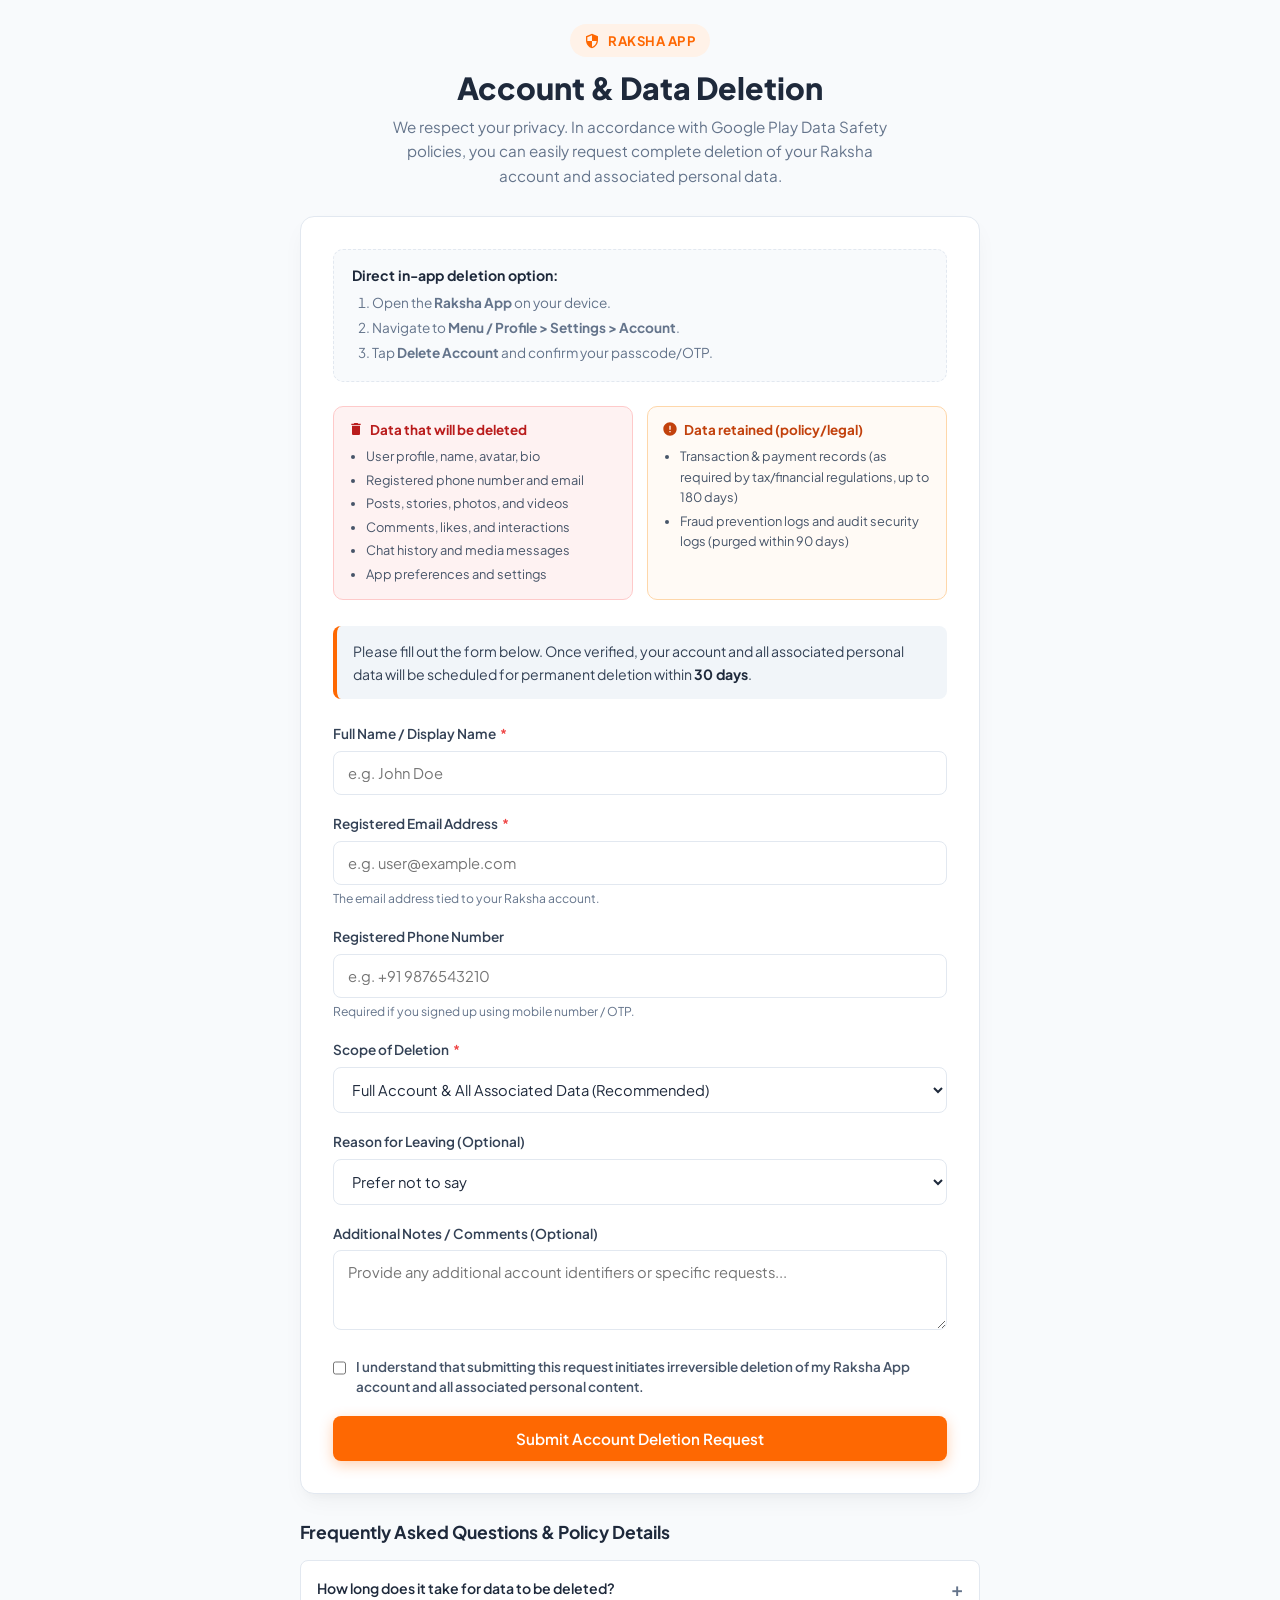
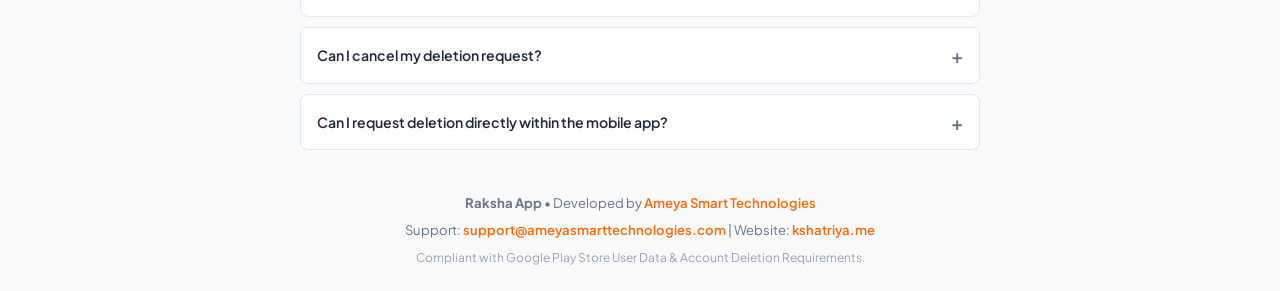
<file: delete-account.html>
<!DOCTYPE html>
<html lang="en">
<head>
  <meta charset="UTF-8">
  <meta name="viewport" content="width=device-width, initial-scale=1.0">
  <title>Raksha App - Account & Data Deletion Request</title>
  <meta name="description" content="Request account and personal data deletion for Raksha App in compliance with Google Play Data Safety policies.">
  <link rel="icon" href="https://kshatriya.me/favicon.ico" type="image/x-icon">
  <link rel="preconnect" href="https://fonts.googleapis.com">
  <link rel="preconnect" href="https://fonts.gstatic.com" crossorigin>
  <link href="https://fonts.googleapis.com/css2?family=Plus+Jakarta+Sans:wght@400;500;600;700;800&display=swap" rel="stylesheet">

  <style>
    :root {
      --primary: #FE6802;
      --primary-hover: #e05b00;
      --primary-light: #fff2e8;
      --accent: #FF9E4D;
      --text-main: #1e293b;
      --text-muted: #64748b;
      --bg: #f8fafc;
      --card-bg: #ffffff;
      --border: #e2e8f0;
      --border-focus: #FE6802;
      --danger: #ef4444;
      --danger-light: #fef2f2;
      --success: #10b981;
      --success-light: #ecfdf5;
      --radius: 14px;
      --shadow: 0 10px 25px -5px rgba(0, 0, 0, 0.05), 0 8px 10px -6px rgba(0, 0, 0, 0.03);
      --shadow-lg: 0 20px 35px -10px rgba(254, 104, 2, 0.12), 0 10px 15px -5px rgba(0, 0, 0, 0.04);
    }

    * {
      box-sizing: border-box;
      margin: 0;
      padding: 0;
    }

    body {
      font-family: 'Plus Jakarta Sans', -apple-system, BlinkMacSystemFont, "Segoe UI", Roboto, sans-serif;
      background-color: var(--bg);
      color: var(--text-main);
      line-height: 1.6;
      -webkit-font-smoothing: antialiased;
      padding: 24px 16px;
      min-height: 100vh;
      display: flex;
      flex-direction: column;
      align-items: center;
    }

    .container {
      width: 100%;
      max-width: 680px;
      margin: 0 auto;
    }

    /* Header */
    header {
      text-align: center;
      margin-bottom: 28px;
    }

    .brand-badge {
      display: inline-flex;
      align-items: center;
      gap: 8px;
      background: var(--primary-light);
      color: var(--primary);
      padding: 6px 14px;
      border-radius: 999px;
      font-size: 0.82rem;
      font-weight: 700;
      letter-spacing: 0.5px;
      text-transform: uppercase;
      margin-bottom: 12px;
    }

    .brand-badge svg {
      width: 16px;
      height: 16px;
      fill: currentColor;
    }

    h1 {
      font-size: 1.9rem;
      font-weight: 800;
      color: var(--text-main);
      line-height: 1.25;
      margin-bottom: 8px;
    }

    .subtitle {
      color: var(--text-muted);
      font-size: 0.95rem;
      max-width: 520px;
      margin: 0 auto;
    }

    /* Card */
    .card {
      background: var(--card-bg);
      border-radius: var(--radius);
      box-shadow: var(--shadow);
      border: 1px solid var(--border);
      padding: 32px;
      margin-bottom: 24px;
    }

    @media (max-width: 640px) {
      .card {
        padding: 22px 18px;
      }
      h1 {
        font-size: 1.6rem;
      }
    }

    /* Policy Highlight Boxes */
    .info-box {
      background: #f1f5f9;
      border-left: 4px solid var(--primary);
      border-radius: 8px;
      padding: 14px 16px;
      margin-bottom: 24px;
      font-size: 0.88rem;
      color: #334155;
    }

    .info-box strong {
      color: var(--text-main);
    }

    .data-grid {
      display: grid;
      grid-template-columns: 1fr 1fr;
      gap: 14px;
      margin-bottom: 26px;
    }

    @media (max-width: 540px) {
      .data-grid {
        grid-template-columns: 1fr;
      }
    }

    .data-pill {
      border: 1px solid var(--border);
      border-radius: 10px;
      padding: 12px 14px;
      background: #fafafa;
    }

    .data-pill.deleted {
      border-color: #fecaca;
      background: var(--danger-light);
    }

    .data-pill.retained {
      border-color: #fed7aa;
      background: #fffaf5;
    }

    .data-pill h4 {
      font-size: 0.84rem;
      font-weight: 700;
      margin-bottom: 6px;
      display: flex;
      align-items: center;
      gap: 6px;
    }

    .data-pill.deleted h4 {
      color: #b91c1c;
    }

    .data-pill.retained h4 {
      color: #c2410c;
    }

    .data-pill ul {
      list-style-type: disc;
      padding-left: 18px;
      font-size: 0.8rem;
      color: #475569;
    }

    .data-pill li {
      margin-bottom: 3px;
    }

    /* In-app instructions */
    .steps-card {
      background: #f8fafc;
      border: 1px dashed var(--border);
      border-radius: 10px;
      padding: 14px 18px;
      margin-bottom: 24px;
      font-size: 0.85rem;
    }

    .steps-card h4 {
      font-size: 0.88rem;
      color: var(--text-main);
      margin-bottom: 6px;
      font-weight: 700;
    }

    .steps-card ol {
      padding-left: 20px;
      color: var(--text-muted);
    }

    .steps-card li {
      margin-bottom: 3px;
    }

    /* Form Styles */
    .form-group {
      margin-bottom: 18px;
    }

    label {
      display: block;
      font-size: 0.85rem;
      font-weight: 600;
      color: #334155;
      margin-bottom: 6px;
    }

    label .required {
      color: var(--danger);
      margin-left: 2px;
    }

    .input-helper {
      font-size: 0.76rem;
      color: var(--text-muted);
      margin-top: 4px;
    }

    input[type="text"],
    input[type="email"],
    input[type="tel"],
    select,
    textarea {
      width: 100%;
      padding: 12px 14px;
      border: 1px solid var(--border);
      border-radius: 8px;
      font-family: inherit;
      font-size: 0.92rem;
      color: var(--text-main);
      background: #fff;
      transition: all 0.2s ease;
    }

    input:focus,
    select:focus,
    textarea:focus {
      outline: none;
      border-color: var(--border-focus);
      box-shadow: 0 0 0 3px rgba(254, 104, 2, 0.15);
    }

    .checkbox-container {
      display: flex;
      align-items: flex-start;
      gap: 10px;
      margin: 20px 0;
      cursor: pointer;
    }

    .checkbox-container input[type="checkbox"] {
      width: 18px;
      height: 18px;
      margin-top: 2px;
      accent-color: var(--primary);
      cursor: pointer;
    }

    .checkbox-label {
      font-size: 0.84rem;
      color: #475569;
      line-height: 1.45;
    }

    /* Buttons */
    .btn {
      display: inline-flex;
      align-items: center;
      justify-content: center;
      gap: 8px;
      width: 100%;
      padding: 13px 20px;
      font-size: 0.95rem;
      font-weight: 600;
      border-radius: 8px;
      border: none;
      cursor: pointer;
      transition: all 0.2s ease;
      font-family: inherit;
    }

    .btn-primary {
      background: var(--primary);
      color: #ffffff;
      box-shadow: 0 4px 14px rgba(254, 104, 2, 0.3);
    }

    .btn-primary:hover:not(:disabled) {
      background: var(--primary-hover);
      box-shadow: 0 6px 18px rgba(254, 104, 2, 0.4);
      transform: translateY(-1px);
    }

    .btn-primary:active:not(:disabled) {
      transform: translateY(0);
    }

    .btn-primary:disabled {
      opacity: 0.6;
      cursor: not-allowed;
    }

    .btn-outline {
      background: transparent;
      border: 1px solid var(--border);
      color: var(--text-main);
      margin-top: 10px;
    }

    .btn-outline:hover {
      background: #f1f5f9;
    }

    /* Success Screen */
    .success-view {
      display: none;
      text-align: center;
      padding: 10px 0;
      animation: fadeIn 0.3s ease-in-out;
    }

    @keyframes fadeIn {
      from { opacity: 0; transform: translateY(10px); }
      to { opacity: 1; transform: translateY(0); }
    }

    .success-icon-wrapper {
      width: 68px;
      height: 68px;
      background: var(--success-light);
      color: var(--success);
      border-radius: 50%;
      display: inline-flex;
      align-items: center;
      justify-content: center;
      margin-bottom: 16px;
    }

    .success-icon-wrapper svg {
      width: 36px;
      height: 36px;
    }

    .success-title {
      font-size: 1.45rem;
      font-weight: 700;
      color: var(--text-main);
      margin-bottom: 8px;
    }

    .success-desc {
      color: var(--text-muted);
      font-size: 0.9rem;
      margin-bottom: 22px;
    }

    .ticket-badge {
      display: inline-flex;
      flex-direction: column;
      align-items: center;
      background: #f8fafc;
      border: 1px solid var(--border);
      border-radius: 8px;
      padding: 12px 24px;
      margin-bottom: 22px;
      width: 100%;
    }

    .ticket-label {
      font-size: 0.72rem;
      text-transform: uppercase;
      font-weight: 700;
      color: var(--text-muted);
      letter-spacing: 0.6px;
    }

    .ticket-id {
      font-family: monospace;
      font-size: 1.25rem;
      font-weight: 700;
      color: var(--primary);
      margin-top: 2px;
    }

    .timeline-box {
      text-align: left;
      background: #fdfdfd;
      border: 1px solid var(--border);
      border-radius: 8px;
      padding: 16px;
      margin-bottom: 22px;
      font-size: 0.83rem;
    }

    .timeline-item {
      display: flex;
      gap: 12px;
      margin-bottom: 12px;
    }

    .timeline-item:last-child {
      margin-bottom: 0;
    }

    .timeline-dot {
      width: 10px;
      height: 10px;
      border-radius: 50%;
      background: var(--primary);
      margin-top: 5px;
      flex-shrink: 0;
    }

    /* Spinner */
    .spinner {
      display: none;
      width: 18px;
      height: 18px;
      border: 2px solid #ffffff;
      border-top-color: transparent;
      border-radius: 50%;
      animation: spin 0.8s linear infinite;
    }

    @keyframes spin {
      to { transform: rotate(360deg); }
    }

    /* FAQ / Policy details */
    .faq-section {
      margin-top: 24px;
    }

    .faq-title {
      font-size: 1.1rem;
      font-weight: 700;
      margin-bottom: 14px;
      color: var(--text-main);
    }

    details {
      background: #ffffff;
      border: 1px solid var(--border);
      border-radius: 8px;
      margin-bottom: 10px;
      overflow: hidden;
    }

    summary {
      padding: 12px 16px;
      font-size: 0.88rem;
      font-weight: 600;
      cursor: pointer;
      list-style: none;
      display: flex;
      justify-content: space-between;
      align-items: center;
      user-select: none;
    }

    summary::-webkit-details-marker {
      display: none;
    }

    summary::after {
      content: '+';
      font-size: 1.2rem;
      color: var(--text-muted);
      transition: transform 0.2s;
    }

    details[open] summary::after {
      content: '−';
    }

    .details-body {
      padding: 0 16px 14px 16px;
      font-size: 0.82rem;
      color: var(--text-muted);
      line-height: 1.5;
    }

    /* Footer */
    footer {
      text-align: center;
      margin-top: auto;
      padding-top: 32px;
      font-size: 0.82rem;
      color: var(--text-muted);
    }

    footer a {
      color: var(--primary);
      text-decoration: none;
      font-weight: 600;
    }

    footer a:hover {
      text-decoration: underline;
    }
  </style>
</head>
<body>

  <div class="container">
    <!-- Header -->
    <header>
      <div class="brand-badge">
        <svg viewBox="0 0 24 24"><path d="M12 1L3 5v6c0 5.55 3.84 10.74 9 12 5.16-1.26 9-6.45 9-12V5l-9-4zm0 10.99h7c-.53 4.12-3.28 7.79-7 8.94V12H5V6.3l7-3.11v8.8z"/></svg>
        Raksha App
      </div>
      <h1>Account & Data Deletion</h1>
      <p class="subtitle">
        We respect your privacy. In accordance with Google Play Data Safety policies, you can easily request complete deletion of your Raksha account and associated personal data.
      </p>
    </header>

    <!-- Main Card -->
    <main class="card">
      <!-- In-app Instructions -->
      <div class="steps-card">
        <h4>Direct in-app deletion option:</h4>
        <ol>
          <li>Open the <strong>Raksha App</strong> on your device.</li>
          <li>Navigate to <strong>Menu / Profile &gt; Settings &gt; Account</strong>.</li>
          <li>Tap <strong>Delete Account</strong> and confirm your passcode/OTP.</li>
        </ol>
      </div>

      <!-- Data Details Grid -->
      <div class="data-grid">
        <div class="data-pill deleted">
          <h4>
            <svg width="16" height="16" viewBox="0 0 24 24" fill="currentColor"><path d="M6 19c0 1.1.9 2 2 2h8c1.1 0 2-.9 2-2V7H6v12zM19 4h-3.5l-1-1h-5l-1 1H5v2h14V4z"/></svg>
            Data that will be deleted
          </h4>
          <ul>
            <li>User profile, name, avatar, bio</li>
            <li>Registered phone number and email</li>
            <li>Posts, stories, photos, and videos</li>
            <li>Comments, likes, and interactions</li>
            <li>Chat history and media messages</li>
            <li>App preferences and settings</li>
          </ul>
        </div>

        <div class="data-pill retained">
          <h4>
            <svg width="16" height="16" viewBox="0 0 24 24" fill="currentColor"><path d="M12 2C6.48 2 2 6.48 2 12s4.48 10 10 10 10-4.48 10-10S17.52 2 12 2zm1 15h-2v-2h2v2zm0-4h-2V7h2v6z"/></svg>
            Data retained (policy/legal)
          </h4>
          <ul>
            <li>Transaction & payment records (as required by tax/financial regulations, up to 180 days)</li>
            <li>Fraud prevention logs and audit security logs (purged within 90 days)</li>
          </ul>
        </div>
      </div>

      <!-- FORM VIEW -->
      <div id="formView">
        <div class="info-box">
          Please fill out the form below. Once verified, your account and all associated personal data will be scheduled for permanent deletion within <strong>30 days</strong>.
        </div>

        <form id="deletionForm" onsubmit="handleFormSubmit(event)">
          <div class="form-group">
            <label for="fullName">Full Name / Display Name <span class="required">*</span></label>
            <input type="text" id="fullName" name="fullName" placeholder="e.g. John Doe" required autocomplete="name">
          </div>

          <div class="form-group">
            <label for="email">Registered Email Address <span class="required">*</span></label>
            <input type="email" id="email" name="email" placeholder="e.g. user@example.com" required autocomplete="email">
            <div class="input-helper">The email address tied to your Raksha account.</div>
          </div>

          <div class="form-group">
            <label for="phone">Registered Phone Number</label>
            <input type="tel" id="phone" name="phone" placeholder="e.g. +91 9876543210" autocomplete="tel">
            <div class="input-helper">Required if you signed up using mobile number / OTP.</div>
          </div>

          <div class="form-group">
            <label for="deletionScope">Scope of Deletion <span class="required">*</span></label>
            <select id="deletionScope" name="deletionScope" required>
              <option value="full_account" selected>Full Account & All Associated Data (Recommended)</option>
              <option value="posts_only">Delete Only Posts, Media, and Stories (Keep profile)</option>
              <option value="chat_only">Delete Only Chat and Messaging History</option>
            </select>
          </div>

          <div class="form-group">
            <label for="reason">Reason for Leaving (Optional)</label>
            <select id="reason" name="reason">
              <option value="" selected>Prefer not to say</option>
              <option value="no_longer_using">I no longer use the app</option>
              <option value="privacy_concerns">Privacy or data concerns</option>
              <option value="created_new_account">Created a different account</option>
              <option value="temporary">Taking a break</option>
              <option value="other">Other reason</option>
            </select>
          </div>

          <div class="form-group">
            <label for="additionalNotes">Additional Notes / Comments (Optional)</label>
            <textarea id="additionalNotes" name="additionalNotes" rows="3" placeholder="Provide any additional account identifiers or specific requests..."></textarea>
          </div>

          <label class="checkbox-container">
            <input type="checkbox" id="confirmConsent" name="confirmConsent" required>
            <span class="checkbox-label">
              I understand that submitting this request initiates irreversible deletion of my Raksha App account and all associated personal content.
            </span>
          </label>

          <button type="submit" id="submitBtn" class="btn btn-primary">
            <span class="spinner" id="btnSpinner"></span>
            <span id="btnText">Submit Account Deletion Request</span>
          </button>
        </form>
      </div>

      <!-- SUCCESS VIEW (Appears after submission for Play Store Reviewer & User) -->
      <div id="successView" class="success-view">
        <div class="success-icon-wrapper">
          <svg viewBox="0 0 24 24" fill="none" stroke="currentColor" stroke-width="2.5" stroke-linecap="round" stroke-linejoin="round">
            <polyline points="20 6 9 17 4 12"></polyline>
          </svg>
        </div>
        <h2 class="success-title">Deletion Request Received</h2>
        <p class="success-desc">
          Your request to delete your Raksha account and associated data has been submitted and queued for processing.
        </p>

        <div class="ticket-badge">
          <span class="ticket-label">Request Reference Tracking ID</span>
          <span class="ticket-id" id="displayTicketId">RAKSHA-DEL-000000</span>
        </div>

        <div class="timeline-box">
          <div class="timeline-item">
            <div class="timeline-dot"></div>
            <div>
              <strong>Step 1: Immediate Deactivation (Completed)</strong><br>
              <span style="color: var(--text-muted);">Your profile and public activities are immediately hidden from other users.</span>
            </div>
          </div>
          <div class="timeline-item">
            <div class="timeline-dot" style="background: #94a3b8;"></div>
            <div>
              <strong>Step 2: 30-Day Grace Period</strong><br>
              <span style="color: var(--text-muted);">If you change your mind, contact <a href="mailto:support@ameyasmarttechnologies.com" style="color: var(--primary);">support@ameyasmarttechnologies.com</a> quoting your Reference ID.</span>
            </div>
          </div>
          <div class="timeline-item">
            <div class="timeline-dot" style="background: #94a3b8;"></div>
            <div>
              <strong>Step 3: Permanent Purge</strong><br>
              <span style="color: var(--text-muted);">All personal records, posts, media files, and messages are permanently destroyed from our production databases and backup servers.</span>
            </div>
          </div>
        </div>

        <div style="display: flex; flex-direction: column; gap: 8px;">
          <a id="emailCopyBtn" href="#" class="btn btn-primary">
            Send Email Confirmation Copy
          </a>
          <button type="button" class="btn btn-outline" onclick="downloadReceipt()">
            Download Confirmation Receipt (.txt)
          </button>
          <button type="button" class="btn btn-outline" onclick="resetForm()">
            Submit Another Request
          </button>
        </div>
      </div>
    </main>

    <!-- FAQ / Policy Documentation Accordion -->
    <section class="faq-section">
      <h3 class="faq-title">Frequently Asked Questions & Policy Details</h3>

      <details>
        <summary>How long does it take for data to be deleted?</summary>
        <div class="details-body">
          Upon receiving and verifying your request, your account is immediately deactivated and hidden from the public. Full data purging from our primary servers takes up to 30 calendar days. Backups are rotated and purged within standard operational cycles (maximum 90 days).
        </div>
      </details>

      <details>
        <summary>Can I cancel my deletion request?</summary>
        <div class="details-body">
          Yes. If you submitted the request by mistake or changed your mind, you can contact our support team at <a href="mailto:support@ameyasmarttechnologies.com" style="color: var(--primary);">support@ameyasmarttechnologies.com</a> within 30 days of submission, providing your Request Tracking ID.
        </div>
      </details>

      <details>
        <summary>Can I request deletion directly within the mobile app?</summary>
        <div class="details-body">
          Yes, you can also delete your account instantly from within the Raksha App by navigating to <strong>Menu &gt; Settings &gt; Account &gt; Delete Account</strong>.
        </div>
      </details>
    </section>

    <!-- Footer -->
    <footer>
      <p>
        <strong>Raksha App</strong> &bull; Developed by <a href="https://kshatriya.me" target="_blank" rel="noopener">Ameya Smart Technologies</a>
      </p>
      <p style="margin-top: 6px;">
        Support: <a href="mailto:support@ameyasmarttechnologies.com">support@ameyasmarttechnologies.com</a> |
        Website: <a href="https://kshatriya.me" target="_blank" rel="noopener">kshatriya.me</a>
      </p>
      <p style="margin-top: 8px; font-size: 0.75rem; color: #94a3b8;">
        Compliant with Google Play Store User Data &amp; Account Deletion Requirements.
      </p>
    </footer>
  </div>

  <script>
    let currentSubmission = null;

    function handleFormSubmit(event) {
      event.preventDefault();

      const submitBtn = document.getElementById('submitBtn');
      const btnSpinner = document.getElementById('btnSpinner');
      const btnText = document.getElementById('btnText');

      // UI Loading state
      submitBtn.disabled = true;
      btnSpinner.style.display = 'inline-block';
      btnText.textContent = 'Processing request...';

      const fullName = document.getElementById('fullName').value.trim();
      const email = document.getElementById('email').value.trim();
      const phone = document.getElementById('phone').value.trim();
      const scope = document.getElementById('deletionScope').value;
      const reason = document.getElementById('reason').value;
      const notes = document.getElementById('additionalNotes').value.trim();

      // Generate a verifiable reference ID (e.g. RAKSHA-DEL-74892)
      const randomNum = Math.floor(100000 + Math.random() * 900000);
      const ticketId = `RAKSHA-DEL-${randomNum}`;
      const timestamp = new Date().toISOString();

      currentSubmission = {
        ticketId,
        fullName,
        email,
        phone,
        scope,
        reason,
        notes,
        timestamp,
        status: 'PENDING_DELETION'
      };

      // Store in browser storage (useful for developer inspection / testing)
      try {
        const history = JSON.parse(localStorage.getItem('raksha_deletion_requests') || '[]');
        history.push(currentSubmission);
        localStorage.setItem('raksha_deletion_requests', JSON.stringify(history));
      } catch (e) {
        console.warn('Storage unavailable:', e);
      }

      // Simulate network response for Google Play Store reviewer verification (600ms)
      setTimeout(() => {
        // Prepare prefilled mailto link for direct verification
        const mailSubject = encodeURIComponent(`Account Deletion Request - [${ticketId}]`);
        const mailBody = encodeURIComponent(
          `Hello Raksha Support Team,\n\n` +
          `I have requested account deletion via the web portal.\n\n` +
          `Reference ID: ${ticketId}\n` +
          `Full Name: ${fullName}\n` +
          `Registered Email: ${email}\n` +
          `Registered Phone: ${phone || 'N/A'}\n` +
          `Deletion Scope: ${scope}\n` +
          `Submission Date: ${new Date().toLocaleString()}\n\n` +
          `Please confirm once my account and data have been permanently removed.\n\n` +
          `Thank you.`
        );

        const mailtoUrl = `mailto:support@ameyasmarttechnologies.com?subject=${mailSubject}&body=${mailBody}`;
        document.getElementById('emailCopyBtn').setAttribute('href', mailtoUrl);
        document.getElementById('displayTicketId').textContent = ticketId;

        // Switch to success view
        document.getElementById('formView').style.display = 'none';
        document.getElementById('successView').style.display = 'block';

        // Scroll to card top smoothly
        window.scrollTo({ top: 100, behavior: 'smooth' });

        // Reset button state
        submitBtn.disabled = false;
        btnSpinner.style.display = 'none';
        btnText.textContent = 'Submit Account Deletion Request';
      }, 700);
    }

    function resetForm() {
      document.getElementById('deletionForm').reset();
      document.getElementById('formView').style.display = 'block';
      document.getElementById('successView').style.display = 'none';
      currentSubmission = null;
    }

    function downloadReceipt() {
      if (!currentSubmission) return;

      const receiptContent =
`======================================================
           RAKSHA APP - ACCOUNT DELETION RECEIPT
======================================================
Reference ID     : ${currentSubmission.ticketId}
Date & Time      : ${new Date(currentSubmission.timestamp).toLocaleString()}
Status           : Deletion Request Queued (30-day grace period)

USER DETAILS:
Name             : ${currentSubmission.fullName}
Registered Email : ${currentSubmission.email}
Phone            : ${currentSubmission.phone || 'N/A'}
Scope            : ${currentSubmission.scope}
Reason           : ${currentSubmission.reason || 'None provided'}

SUPPORT CONTACT:
Email   : support@ameyasmarttechnologies.com
Website : https://kshatriya.me
App     : Raksha App (Ameya Smart Technologies)

In accordance with Google Play Store Data Safety policies,
your account has been scheduled for permanent deletion.
Keep this receipt for your records.
======================================================`;

      const blob = new Blob([receiptContent], { type: 'text/plain;charset=utf-8' });
      const url = URL.createObjectURL(blob);
      const link = document.createElement('a');
      link.href = url;
      link.download = `${currentSubmission.ticketId}-Receipt.txt`;
      document.body.appendChild(link);
      link.click();
      document.body.removeChild(link);
      URL.revokeObjectURL(url);
    }
  </script>
</body>
</html>
</file>
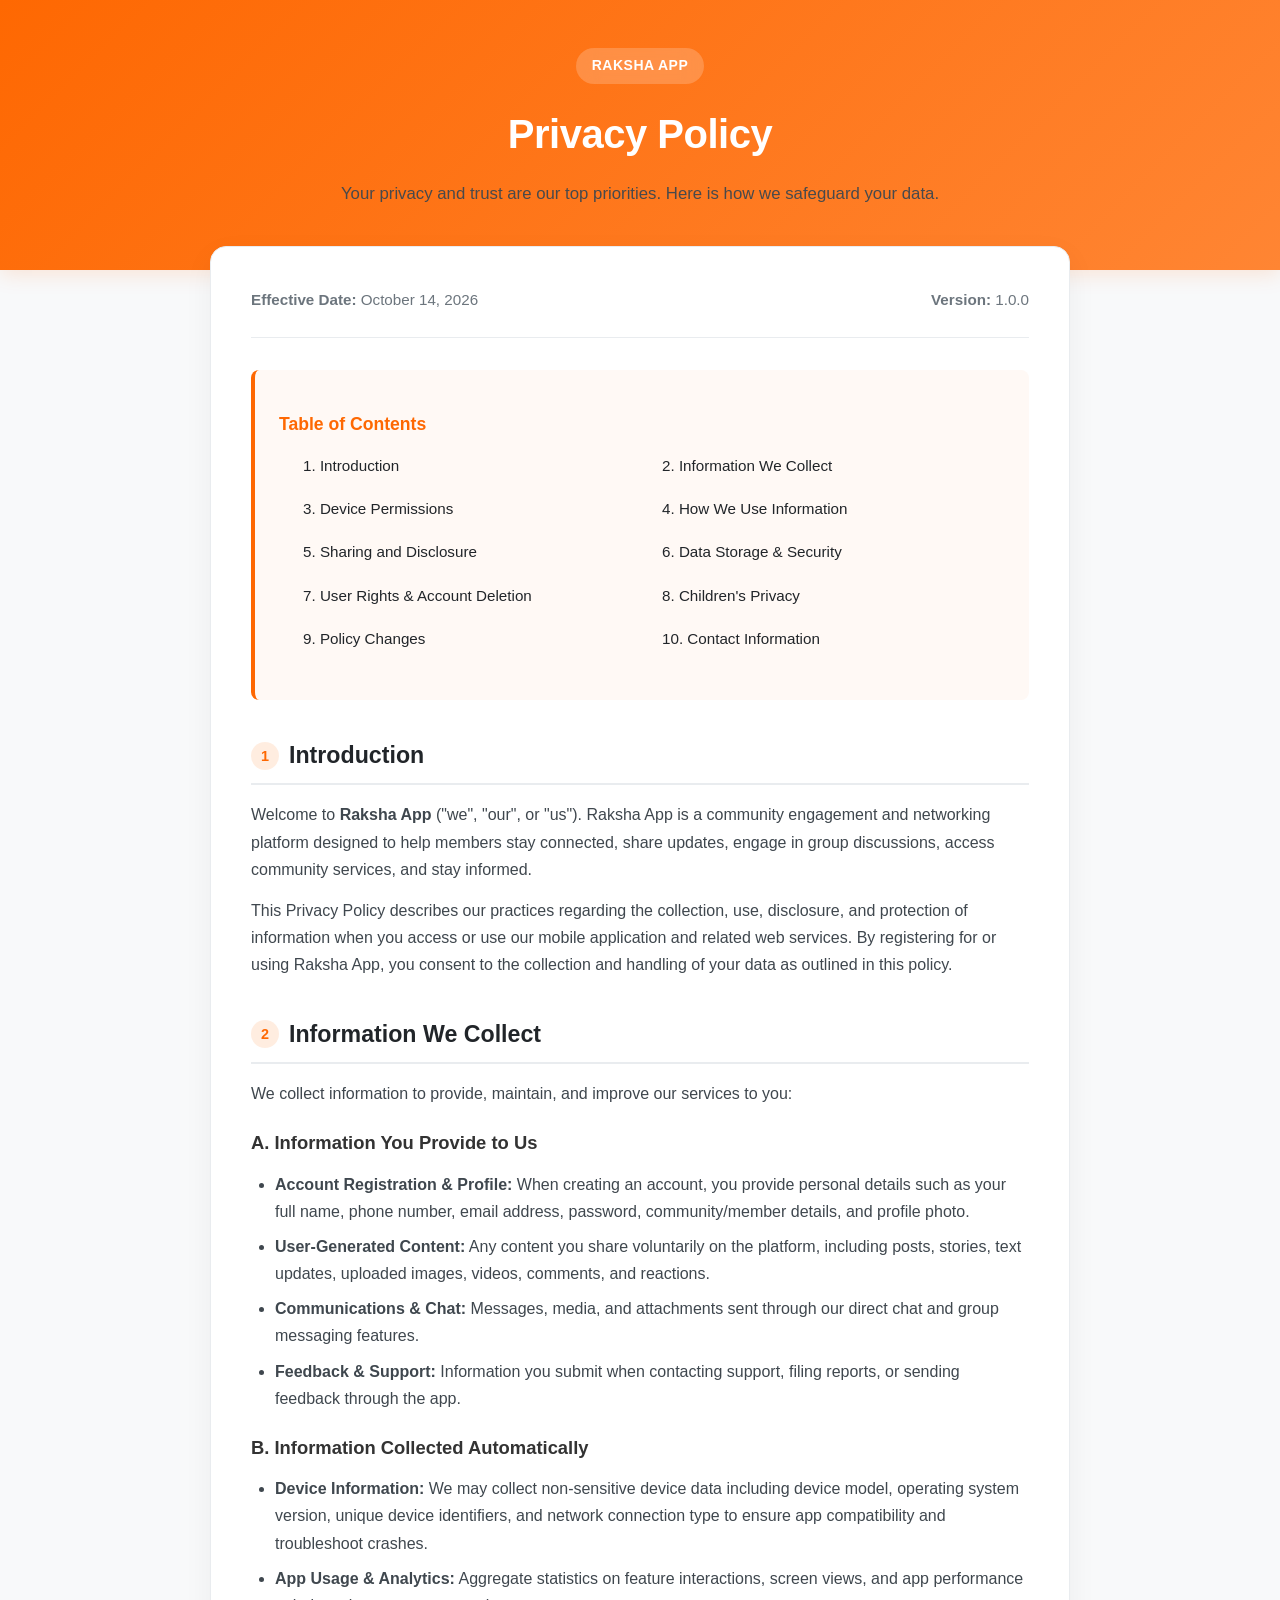
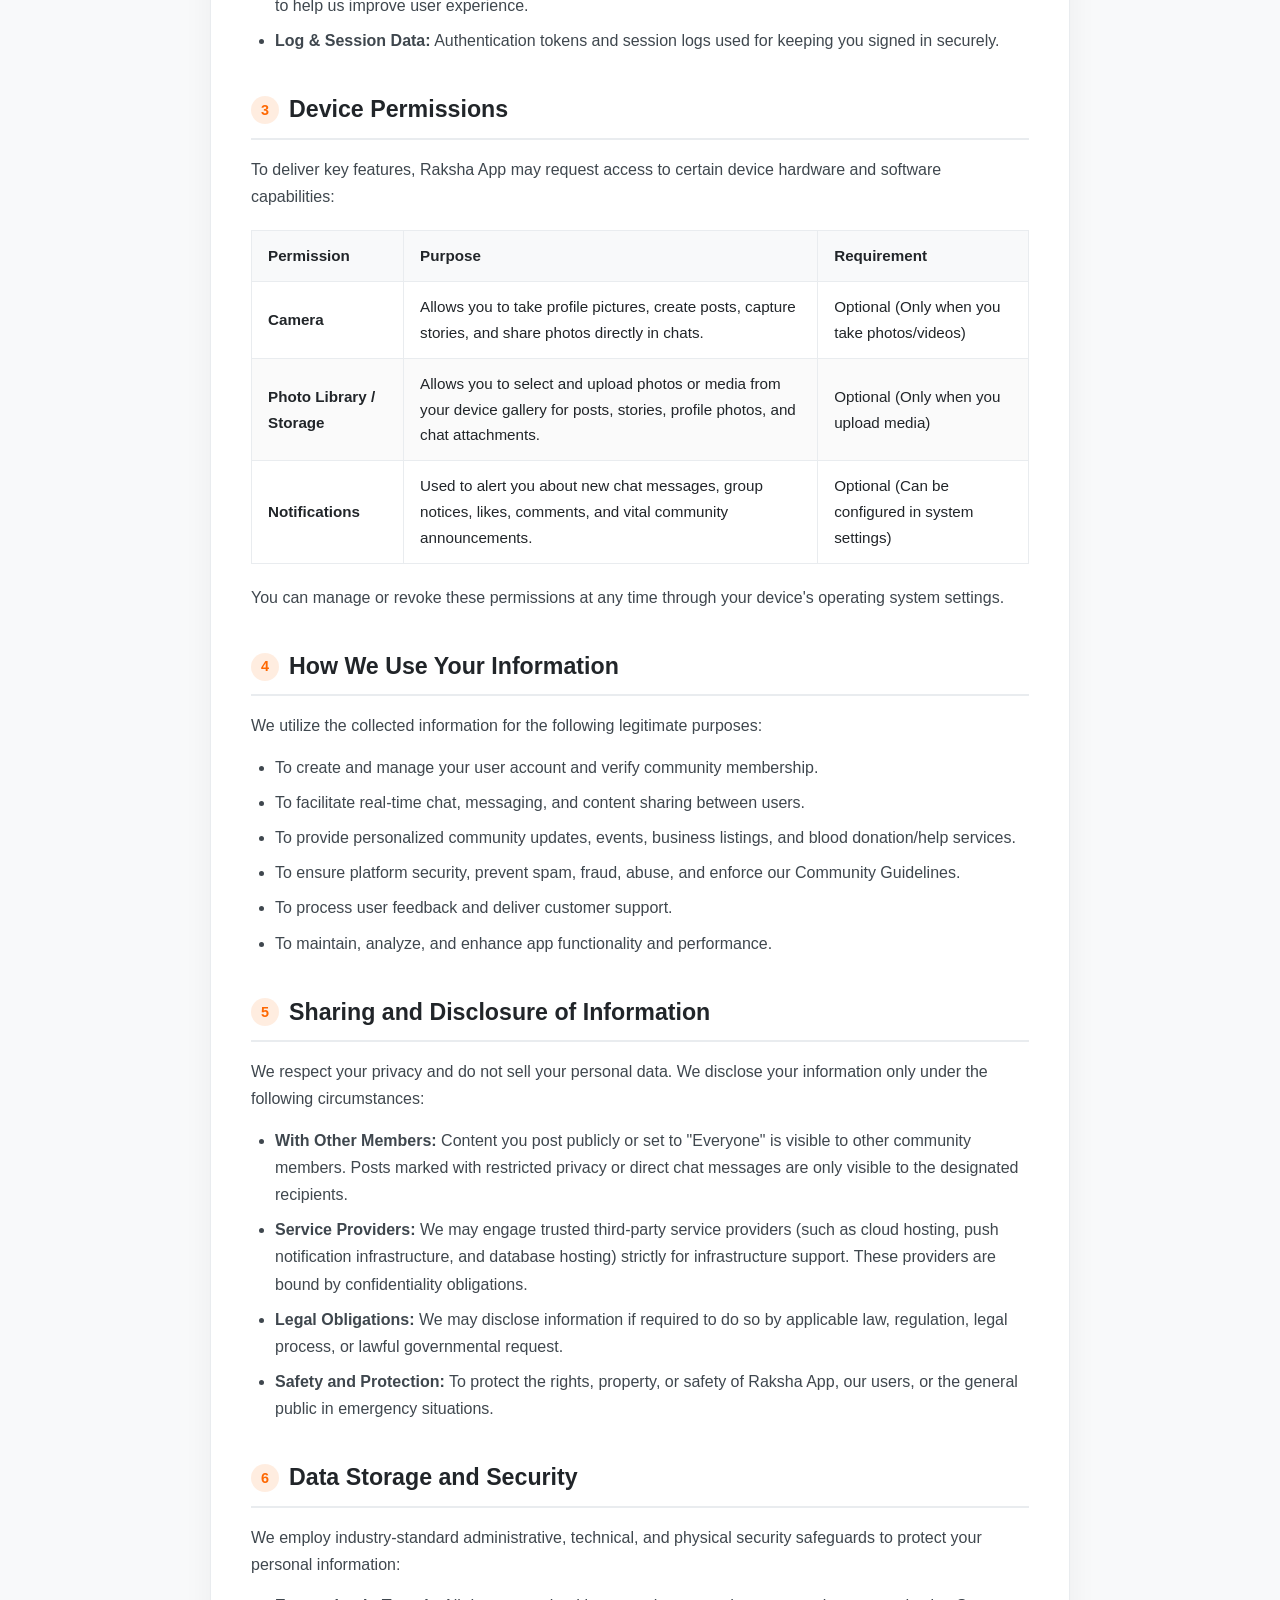
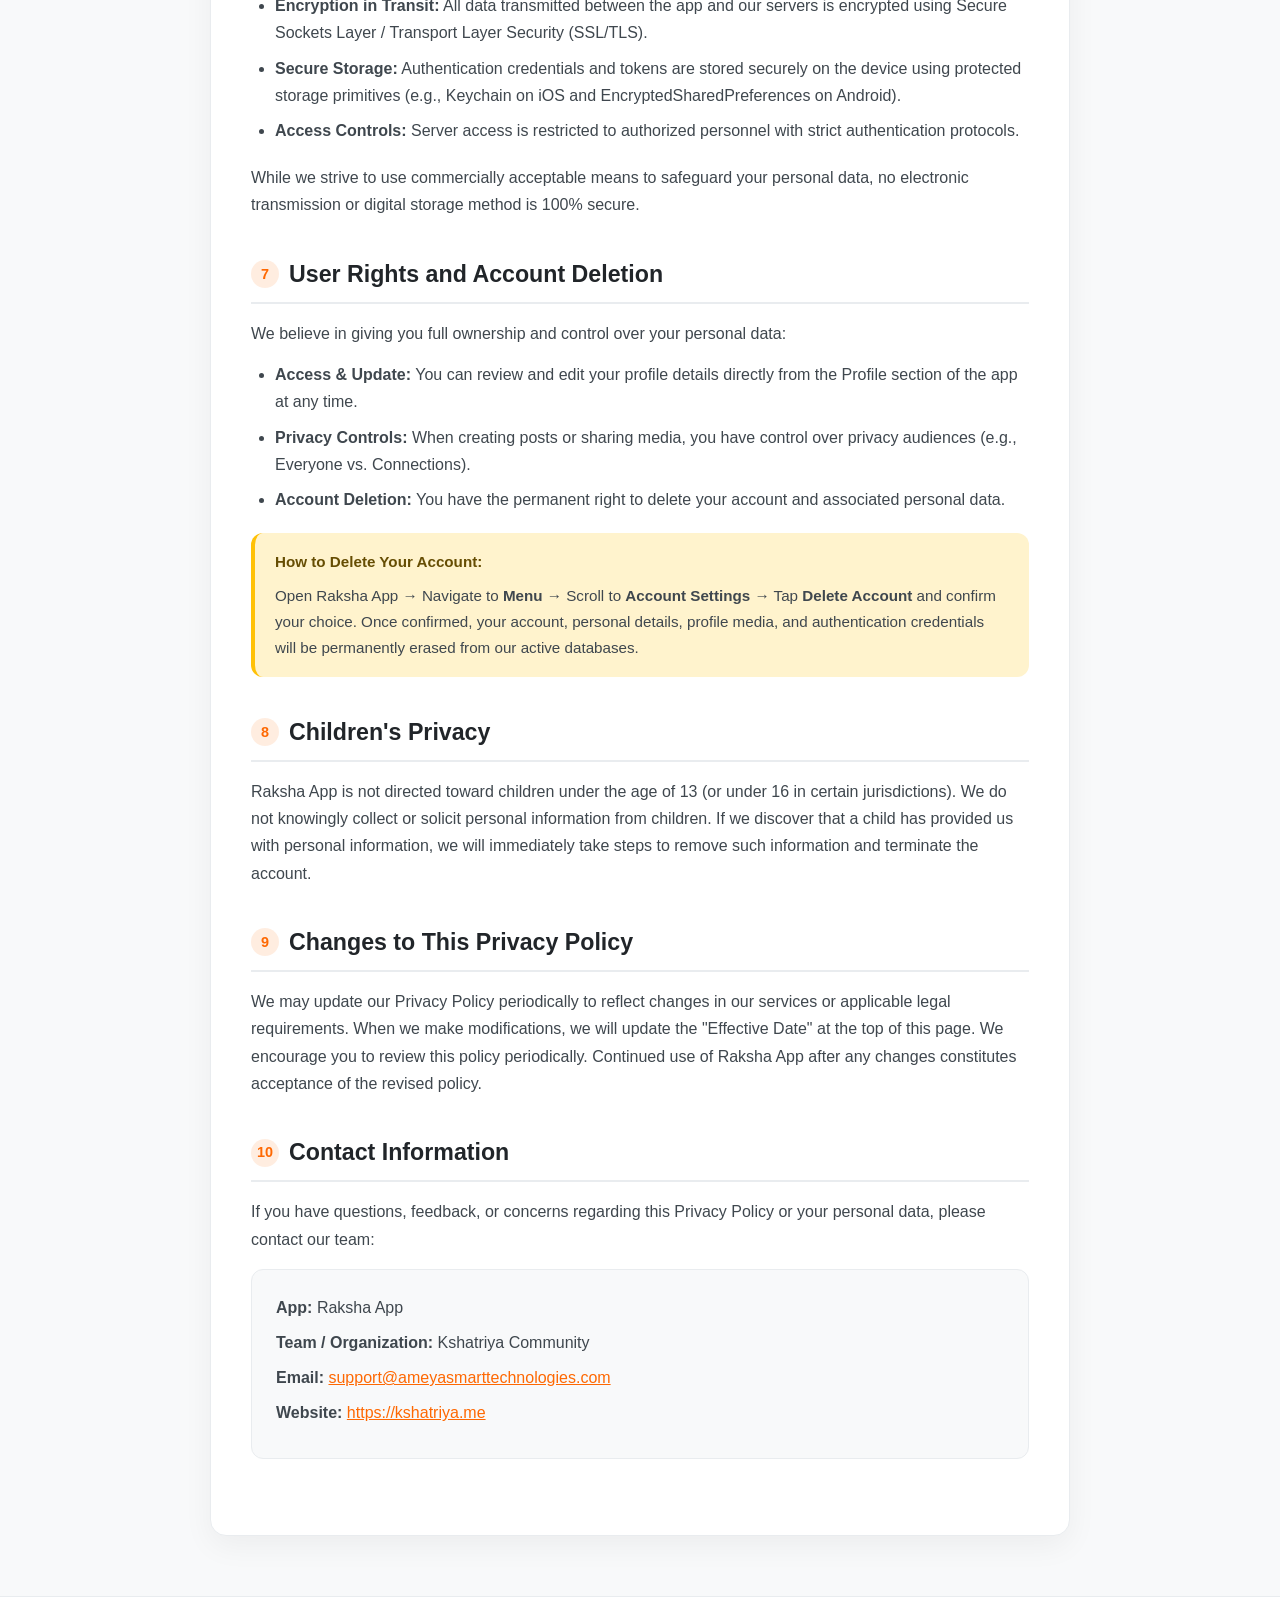
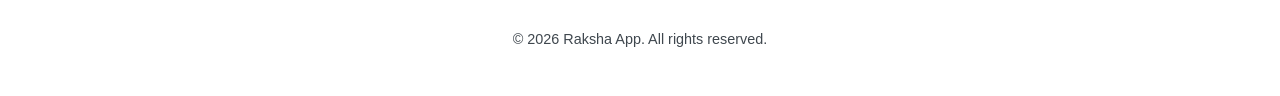
<file: privacy-policy.html>
<!DOCTYPE html>
<html lang="en">

<head>
  <meta charset="UTF-8">
  <meta name="viewport" content="width=device-width, initial-scale=1.0">
  <title>Privacy Policy - Raksha App</title>
  <meta name="description"
    content="Privacy Policy for Raksha App - Learn how we collect, use, and protect your personal data.">
  <style>
    :root {
      --primary-color: #FE6802;
      --primary-hover: #E05B00;
      --accent-color: #FF9E4D;
      --bg-color: #F8F9FA;
      --card-bg: #FFFFFF;
      --text-primary: #212529;
      --text-secondary: #6C757D;
      --border-color: #E9ECEF;
      --danger-color: #DC3545;
      --font-family: -apple-system, BlinkMacSystemFont, "Segoe UI", Roboto, Helvetica, Arial, sans-serif;
    }

    * {
      box-sizing: border-box;
      margin: 0;
      padding: 0;
    }

    body {
      font-family: var(--font-family);
      line-height: 1.7;
      color: var(--text-primary);
      background-color: var(--bg-color);
      padding: 0;
      margin: 0;
    }

    header {
      background: linear-gradient(135deg, #FE6802 0%, #FF8533 100%);
      color: #FFFFFF;
      padding: 48px 24px;
      text-align: center;
      box-shadow: 0 4px 20px rgba(254, 104, 2, 0.15);
    }

    .header-content {
      max-width: 800px;
      margin: 0 auto;
    }

    .brand-badge {
      display: inline-block;
      background: rgba(255, 255, 255, 0.2);
      backdrop-filter: blur(10px);
      padding: 6px 16px;
      border-radius: 20px;
      font-size: 0.875rem;
      font-weight: 600;
      letter-spacing: 0.5px;
      margin-bottom: 16px;
      text-transform: uppercase;
    }

    header h1 {
      font-size: 2.5rem;
      font-weight: 800;
      margin-bottom: 12px;
      letter-spacing: -0.5px;
    }

    header p {
      font-size: 1.05rem;
      opacity: 0.95;
    }

    .container {
      max-width: 900px;
      margin: -24px auto 60px auto;
      padding: 0 20px;
    }

    .card {
      background: var(--card-bg);
      border-radius: 16px;
      box-shadow: 0 10px 30px rgba(0, 0, 0, 0.05);
      border: 1px solid var(--border-color);
      padding: 40px;
      margin-bottom: 24px;
    }

    .effective-date {
      display: flex;
      justify-content: space-between;
      align-items: center;
      flex-wrap: wrap;
      gap: 12px;
      padding-bottom: 24px;
      margin-bottom: 32px;
      border-bottom: 1px solid var(--border-color);
      color: var(--text-secondary);
      font-size: 0.95rem;
    }

    .toc {
      background: #FFF9F5;
      border-left: 4px solid var(--primary-color);
      border-radius: 8px;
      padding: 20px 24px;
      margin-bottom: 36px;
    }

    .toc h3 {
      color: var(--primary-color);
      font-size: 1.1rem;
      margin-bottom: 12px;
    }

    .toc ul {
      list-style-type: none;
      display: grid;
      grid-template-columns: repeat(auto-fit, minmax(240px, 1fr));
      gap: 8px 16px;
    }

    .toc a {
      color: var(--text-primary);
      text-decoration: none;
      font-size: 0.95rem;
      transition: color 0.2s ease;
    }

    .toc a:hover {
      color: var(--primary-color);
      text-decoration: underline;
    }

    section {
      margin-bottom: 36px;
    }

    h2 {
      font-size: 1.45rem;
      font-weight: 700;
      color: var(--text-primary);
      margin-bottom: 16px;
      padding-bottom: 8px;
      border-bottom: 2px solid var(--border-color);
      display: flex;
      align-items: center;
      gap: 10px;
    }

    h2 span.num {
      display: inline-flex;
      align-items: center;
      justify-content: center;
      width: 28px;
      height: 28px;
      background: rgba(254, 104, 2, 0.12);
      color: var(--primary-color);
      border-radius: 50%;
      font-size: 0.9rem;
      font-weight: 700;
    }

    h3 {
      font-size: 1.15rem;
      font-weight: 600;
      margin: 20px 0 10px 0;
      color: #333333;
    }

    p {
      margin-bottom: 14px;
      color: #3f474e;
    }

    ul,
    ol {
      margin: 12px 0 20px 24px;
      color: #3f474e;
    }

    li {
      margin-bottom: 8px;
    }

    .alert-box {
      border-radius: 12px;
      padding: 16px 20px;
      margin: 20px 0;
      font-size: 0.95rem;
    }

    .alert-info {
      background-color: #EBF5FF;
      border-left: 4px solid #0D6EFD;
      color: #084298;
    }

    .alert-warning {
      background-color: #FFF3CD;
      border-left: 4px solid #FFC107;
      color: #664D03;
    }

    .highlight-table {
      width: 100%;
      border-collapse: collapse;
      margin: 20px 0;
      font-size: 0.95rem;
    }

    .highlight-table th,
    .highlight-table td {
      border: 1px solid var(--border-color);
      padding: 12px 16px;
      text-align: left;
    }

    .highlight-table th {
      background-color: #F8F9FA;
      font-weight: 600;
      color: var(--text-primary);
    }

    .highlight-table tr:nth-child(even) {
      background-color: #FAFAFA;
    }

    .contact-box {
      background: #F8F9FA;
      border-radius: 12px;
      padding: 24px;
      border: 1px solid var(--border-color);
      margin-top: 16px;
    }

    .contact-box p {
      margin-bottom: 8px;
    }

    footer {
      text-align: center;
      padding: 30px 20px;
      color: var(--text-secondary);
      font-size: 0.9rem;
      border-top: 1px solid var(--border-color);
      background: #FFFFFF;
    }

    @media (max-width: 600px) {
      header {
        padding: 36px 16px;
      }

      header h1 {
        font-size: 1.85rem;
      }

      .card {
        padding: 24px 18px;
        border-radius: 12px;
      }

      .toc ul {
        grid-template-columns: 1fr;
      }

      .highlight-table {
        display: block;
        overflow-x: auto;
      }
    }
  </style>
</head>

<body>

  <header>
    <div class="header-content">
      <div class="brand-badge">Raksha App</div>
      <h1>Privacy Policy</h1>
      <p>Your privacy and trust are our top priorities. Here is how we safeguard your data.</p>
    </div>
  </header>

  <main class="container">
    <div class="card">
      <div class="effective-date">
        <span><strong>Effective Date:</strong> October 14, 2026</span>
        <span><strong>Version:</strong> 1.0.0</span>
      </div>

      <div class="toc">
        <h3>Table of Contents</h3>
        <ul>
          <li><a href="#introduction">1. Introduction</a></li>
          <li><a href="#information-we-collect">2. Information We Collect</a></li>
          <li><a href="#device-permissions">3. Device Permissions</a></li>
          <li><a href="#how-we-use-information">4. How We Use Information</a></li>
          <li><a href="#sharing-and-disclosure">5. Sharing and Disclosure</a></li>
          <li><a href="#data-storage-and-security">6. Data Storage & Security</a></li>
          <li><a href="#user-rights-deletion">7. User Rights & Account Deletion</a></li>
          <li><a href="#children-privacy">8. Children's Privacy</a></li>
          <li><a href="#changes">9. Policy Changes</a></li>
          <li><a href="#contact-us">10. Contact Information</a></li>
        </ul>
      </div>

      <section id="introduction">
        <h2><span class="num">1</span> Introduction</h2>
        <p>
          Welcome to <strong>Raksha App</strong> ("we", "our", or "us"). Raksha App is a community engagement and
          networking platform designed to help members stay connected, share updates, engage in group discussions,
          access community services, and stay informed.
        </p>
        <p>
          This Privacy Policy describes our practices regarding the collection, use, disclosure, and protection of
          information when you access or use our mobile application and related web services. By registering for or
          using Raksha App, you consent to the collection and handling of your data as outlined in this policy.
        </p>
      </section>

      <section id="information-we-collect">
        <h2><span class="num">2</span> Information We Collect</h2>
        <p>We collect information to provide, maintain, and improve our services to you:</p>

        <h3>A. Information You Provide to Us</h3>
        <ul>
          <li><strong>Account Registration & Profile:</strong> When creating an account, you provide personal details
            such as your full name, phone number, email address, password, community/member details, and profile photo.
          </li>
          <li><strong>User-Generated Content:</strong> Any content you share voluntarily on the platform, including
            posts, stories, text updates, uploaded images, videos, comments, and reactions.</li>
          <li><strong>Communications & Chat:</strong> Messages, media, and attachments sent through our direct chat and
            group messaging features.</li>
          <li><strong>Feedback & Support:</strong> Information you submit when contacting support, filing reports, or
            sending feedback through the app.</li>
        </ul>

        <h3>B. Information Collected Automatically</h3>
        <ul>
          <li><strong>Device Information:</strong> We may collect non-sensitive device data including device model,
            operating system version, unique device identifiers, and network connection type to ensure app compatibility
            and troubleshoot crashes.</li>
          <li><strong>App Usage & Analytics:</strong> Aggregate statistics on feature interactions, screen views, and
            app performance to help us improve user experience.</li>
          <li><strong>Log & Session Data:</strong> Authentication tokens and session logs used for keeping you signed in
            securely.</li>
        </ul>
      </section>

      <section id="device-permissions">
        <h2><span class="num">3</span> Device Permissions</h2>
        <p>To deliver key features, Raksha App may request access to certain device hardware and software capabilities:
        </p>

        <table class="highlight-table">
          <thead>
            <tr>
              <th>Permission</th>
              <th>Purpose</th>
              <th>Requirement</th>
            </tr>
          </thead>
          <tbody>
            <tr>
              <td><strong>Camera</strong></td>
              <td>Allows you to take profile pictures, create posts, capture stories, and share photos directly in
                chats.</td>
              <td>Optional (Only when you take photos/videos)</td>
            </tr>
            <tr>
              <td><strong>Photo Library / Storage</strong></td>
              <td>Allows you to select and upload photos or media from your device gallery for posts, stories, profile
                photos, and chat attachments.</td>
              <td>Optional (Only when you upload media)</td>
            </tr>
            <tr>
              <td><strong>Notifications</strong></td>
              <td>Used to alert you about new chat messages, group notices, likes, comments, and vital community
                announcements.</td>
              <td>Optional (Can be configured in system settings)</td>
            </tr>
          </tbody>
        </table>
        <p>You can manage or revoke these permissions at any time through your device's operating system settings.</p>
      </section>

      <section id="how-we-use-information">
        <h2><span class="num">4</span> How We Use Your Information</h2>
        <p>We utilize the collected information for the following legitimate purposes:</p>
        <ul>
          <li>To create and manage your user account and verify community membership.</li>
          <li>To facilitate real-time chat, messaging, and content sharing between users.</li>
          <li>To provide personalized community updates, events, business listings, and blood donation/help services.
          </li>
          <li>To ensure platform security, prevent spam, fraud, abuse, and enforce our Community Guidelines.</li>
          <li>To process user feedback and deliver customer support.</li>
          <li>To maintain, analyze, and enhance app functionality and performance.</li>
        </ul>
      </section>

      <section id="sharing-and-disclosure">
        <h2><span class="num">5</span> Sharing and Disclosure of Information</h2>
        <p>We respect your privacy and do not sell your personal data. We disclose your information only under the
          following circumstances:</p>
        <ul>
          <li><strong>With Other Members:</strong> Content you post publicly or set to "Everyone" is visible to other
            community members. Posts marked with restricted privacy or direct chat messages are only visible to the
            designated recipients.</li>
          <li><strong>Service Providers:</strong> We may engage trusted third-party service providers (such as cloud
            hosting, push notification infrastructure, and database hosting) strictly for infrastructure support. These
            providers are bound by confidentiality obligations.</li>
          <li><strong>Legal Obligations:</strong> We may disclose information if required to do so by applicable law,
            regulation, legal process, or lawful governmental request.</li>
          <li><strong>Safety and Protection:</strong> To protect the rights, property, or safety of Raksha App, our
            users, or the general public in emergency situations.</li>
        </ul>
      </section>

      <section id="data-storage-and-security">
        <h2><span class="num">6</span> Data Storage and Security</h2>
        <p>
          We employ industry-standard administrative, technical, and physical security safeguards to protect your
          personal information:
        </p>
        <ul>
          <li><strong>Encryption in Transit:</strong> All data transmitted between the app and our servers is encrypted
            using Secure Sockets Layer / Transport Layer Security (SSL/TLS).</li>
          <li><strong>Secure Storage:</strong> Authentication credentials and tokens are stored securely on the device
            using protected storage primitives (e.g., Keychain on iOS and EncryptedSharedPreferences on Android).</li>
          <li><strong>Access Controls:</strong> Server access is restricted to authorized personnel with strict
            authentication protocols.</li>
        </ul>
        <p>
          While we strive to use commercially acceptable means to safeguard your personal data, no electronic
          transmission or digital storage method is 100% secure.
        </p>
      </section>

      <section id="user-rights-deletion">
        <h2><span class="num">7</span> User Rights and Account Deletion</h2>
        <p>We believe in giving you full ownership and control over your personal data:</p>
        <ul>
          <li><strong>Access & Update:</strong> You can review and edit your profile details directly from the Profile
            section of the app at any time.</li>
          <li><strong>Privacy Controls:</strong> When creating posts or sharing media, you have control over privacy
            audiences (e.g., Everyone vs. Connections).</li>
          <li><strong>Account Deletion:</strong> You have the permanent right to delete your account and associated
            personal data.</li>
        </ul>

        <div class="alert-box alert-warning">
          <strong>How to Delete Your Account:</strong>
          <p style="margin-top: 8px; margin-bottom: 0;">
            Open Raksha App &rarr; Navigate to <strong>Menu</strong> &rarr; Scroll to <strong>Account Settings</strong>
            &rarr; Tap <strong>Delete Account</strong> and confirm your choice. Once confirmed, your account, personal
            details, profile media, and authentication credentials will be permanently erased from our active databases.
          </p>
        </div>
      </section>

      <section id="children-privacy">
        <h2><span class="num">8</span> Children's Privacy</h2>
        <p>
          Raksha App is not directed toward children under the age of 13 (or under 16 in certain jurisdictions). We do
          not knowingly collect or solicit personal information from children. If we discover that a child has provided
          us with personal information, we will immediately take steps to remove such information and terminate the
          account.
        </p>
      </section>

      <section id="changes">
        <h2><span class="num">9</span> Changes to This Privacy Policy</h2>
        <p>
          We may update our Privacy Policy periodically to reflect changes in our services or applicable legal
          requirements. When we make modifications, we will update the "Effective Date" at the top of this page. We
          encourage you to review this policy periodically. Continued use of Raksha App after any changes constitutes
          acceptance of the revised policy.
        </p>
      </section>

      <section id="contact-us">
        <h2><span class="num">10</span> Contact Information</h2>
        <p>
          If you have questions, feedback, or concerns regarding this Privacy Policy or your personal data, please
          contact our team:
        </p>
        <div class="contact-box">
          <p><strong>App:</strong> Raksha App</p>
          <p><strong>Team / Organization:</strong> Kshatriya Community</p>
          <p><strong>Email:</strong> <a href="mailto:support@ameyasmarttechnologies.com"
              style="color: var(--primary-color);">support@ameyasmarttechnologies.com</a></p>
          <p><strong>Website:</strong> <a href="https://kshatriya.me" target="_blank" rel="noopener noreferrer"
              style="color: var(--primary-color);">https://kshatriya.me</a></p>
        </div>
      </section>
    </div>
  </main>

  <footer>
    <p>&copy; 2026 Raksha App. All rights reserved.</p>
  </footer>

</body>

</html>
</file>
